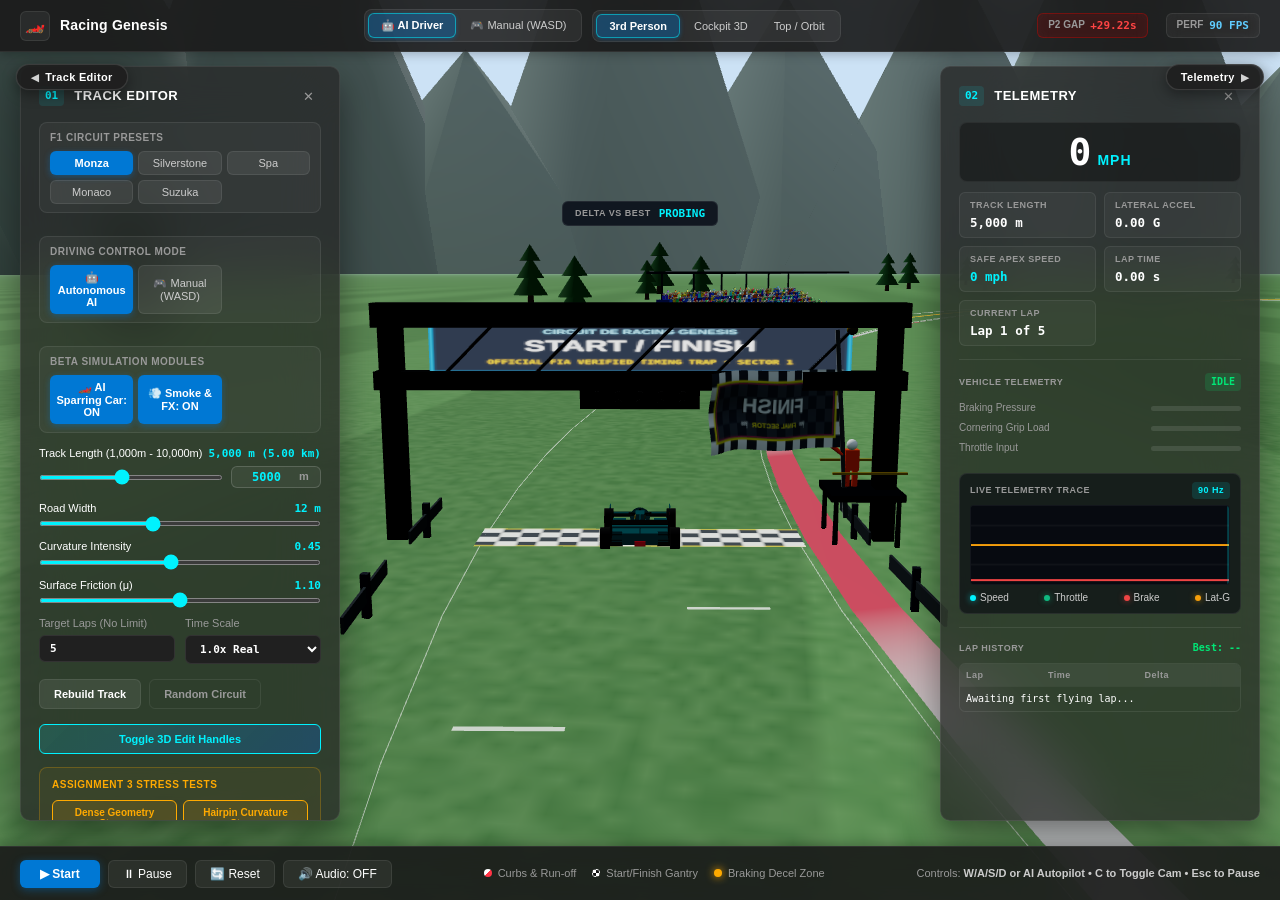
<file: index.html>
<!DOCTYPE html>
<html lang="en">
<head>
    <meta charset="UTF-8">
    <meta name="viewport" content="width=device-width, initial-scale=1.0">
    <title>Racing Genesis 2.0</title>
    <meta http-equiv="refresh" content="0; url=prototype/index.html">
</head>
<body>
    <p>Launching Racing Genesis 2.0...</p>
    <a href="prototype/index.html">Click here to launch the game</a>
</body>
</html>
</file>
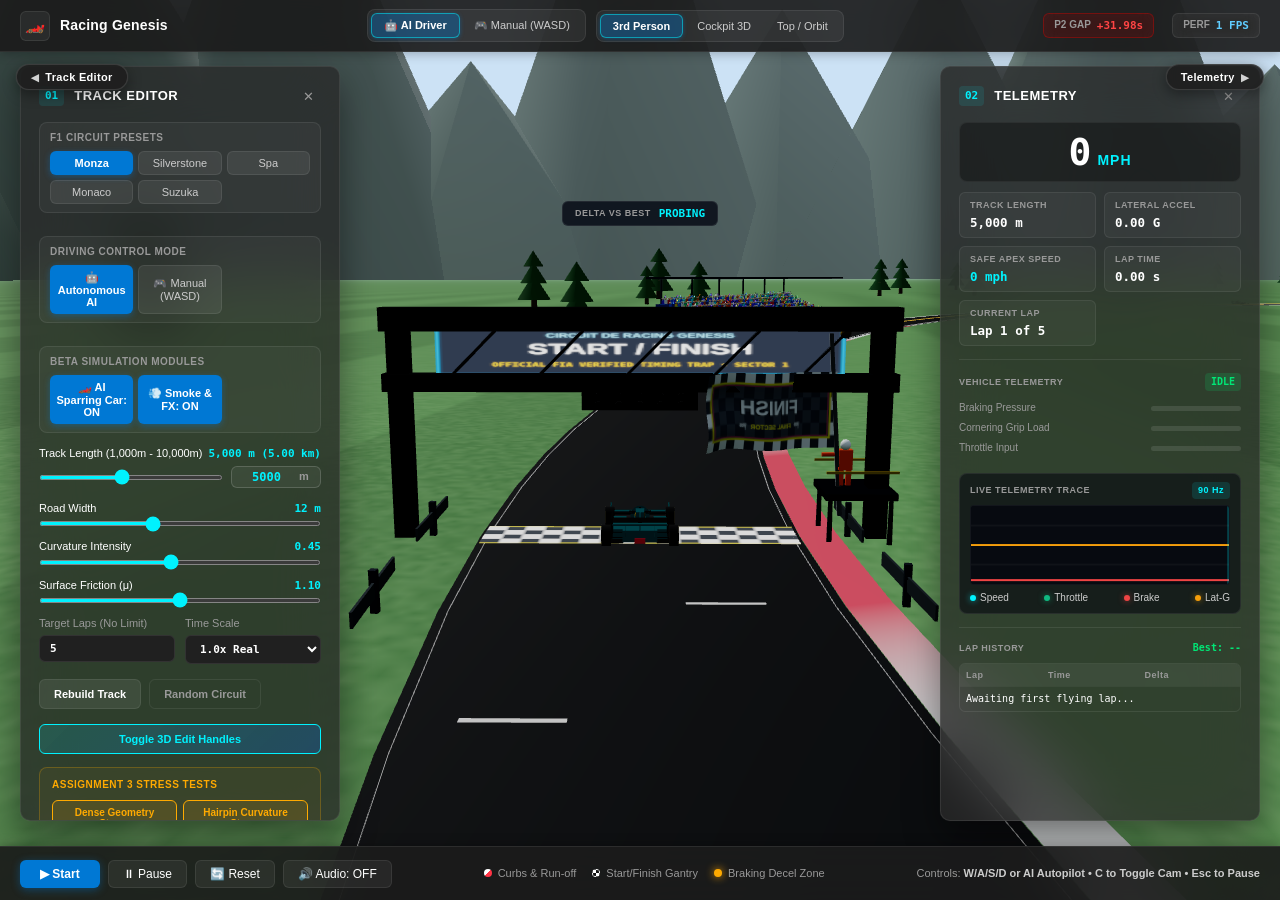
<file: prototype/index.html>
<!doctype html>
<html lang="en">
  <head>
    <meta charset="UTF-8" />
    <meta name="viewport" content="width=device-width, initial-scale=1.0" />
    <meta http-equiv="Cache-Control" content="no-cache, no-store, must-revalidate" />
    <meta http-equiv="Pragma" content="no-cache" />
    <meta http-equiv="Expires" content="0" />
    <meta name="theme-color" content="#070b14" />
    <title>Racing Genesis - F1 Pro Simulator (Beta Build v7.0)</title>
    <link rel="stylesheet" href="style.css?v=7.0" />
  </head>
  <body>
    <!-- 3D WebGL Canvas Layer -->
    <div id="webgl-container"></div>

    <!-- Floating Windows 11 Fluent Panel Toggle Buttons -->
    <button id="btnToggleLeft" class="win11-tab-toggle left" title="Toggle Track Editor Panel ([)">
      <span class="toggle-icon">◀</span> Track Editor
    </button>
    <button id="btnToggleRight" class="win11-tab-toggle right" title="Toggle Telemetry Panel (])">
      Telemetry <span class="toggle-icon">▶</span>
    </button>

    <!-- UI Overlay (Microsoft Windows Fluent Style) -->
    <div class="hud-overlay">
      <!-- Top Navigation Header (Windows 11 Fluent Title Bar) -->
      <header class="top-header win11-header">
        <div class="brand">
          <div class="logo-badge">🏎️</div>
          <div class="brand-info">
            <h1>Racing Genesis</h1>
          </div>
        </div>

        <div class="header-center">
          <div class="driver-mode-switcher win11-segmented" id="driverModeSwitcher">
            <button class="mode-btn active" data-mode="ai">🤖 AI Driver</button>
            <button class="mode-btn" data-mode="manual">🎮 Manual (WASD)</button>
          </div>
          <div class="camera-switcher win11-segmented">
            <button class="cam-btn active" data-cam="chase">3rd Person</button>
            <button class="cam-btn" data-cam="hood">Cockpit 3D</button>
            <button class="cam-btn" data-cam="orbit">Top / Orbit</button>
          </div>
        </div>

        <div class="header-right">
          <div class="pill-stat gap-stat" id="opponentGapPill" title="Delta to Sparring Car">
            <span class="stat-name">P2 GAP</span>
            <span class="stat-val highlight" id="opponentGapDisplay">+1.45s</span>
          </div>
          <div class="pill-stat fps-stat">
            <span class="stat-name">PERF</span>
            <span class="stat-val highlight" id="fpsDisplay">90 FPS</span>
          </div>
        </div>
      </header>

      <!-- Main HUD Body -->
      <div class="hud-body">
        <!-- Left Side: Procedural Track Configuration & Handle Editing -->
        <aside class="hud-panel left-panel" id="leftPanel">
          <div class="panel-header win11-panel-header">
            <div class="header-title-wrap">
              <span class="panel-tag">01</span>
              <h2>Track Editor</h2>
            </div>
            <button class="win11-icon-close" id="btnCloseLeft" title="Hide Panel">✕</button>
          </div>

          <!-- 5 F1 Circuit Presets -->
          <div class="f1-presets-section">
            <span class="f1-presets-title">F1 CIRCUIT PRESETS</span>
            <div class="f1-presets-grid" id="f1PresetContainer">
              <button class="f1-preset-pill active" data-preset="monza">Monza</button>
              <button class="f1-preset-pill" data-preset="silverstone">Silverstone</button>
              <button class="f1-preset-pill" data-preset="spa">Spa</button>
              <button class="f1-preset-pill" data-preset="monaco">Monaco</button>
              <button class="f1-preset-pill" data-preset="suzuka">Suzuka</button>
            </div>
          </div>

          <!-- Driver Control Mode Toggle -->
          <div class="f1-presets-section" style="margin-top: 10px;">
            <span class="f1-presets-title">DRIVING CONTROL MODE</span>
            <div class="f1-presets-grid" id="panelDriverModeGrid">
              <button class="f1-preset-pill active" data-mode="ai">🤖 Autonomous AI</button>
              <button class="f1-preset-pill" data-mode="manual">🎮 Manual (WASD)</button>
            </div>
          </div>

          <!-- Beta Multi-Car & Visual FX Toggles -->
          <div class="f1-presets-section" style="margin-top: 10px;">
            <span class="f1-presets-title">BETA SIMULATION MODULES</span>
            <div class="f1-presets-grid">
              <button class="f1-preset-pill active" id="btnToggleOpponent">🏎️ AI Sparring Car: ON</button>
              <button class="f1-preset-pill active" id="btnToggleFX">💨 Smoke &amp; FX: ON</button>
            </div>
          </div>

          <div class="slider-group">
            <div class="slider-label">
              <span>Track Length (1,000m - 10,000m)</span>
              <output id="scaleOut">5,000 m</output>
            </div>
            <div class="track-length-row">
              <input id="scaleSlider" type="range" min="1000" max="10000" step="50" value="5000" />
              <div class="length-input-wrap">
                <input id="lengthInput" type="number" min="1000" max="10000" step="50" value="5000" />
                <span class="length-unit-tag">m</span>
              </div>
            </div>
          </div>

          <div class="slider-group">
            <div class="slider-label">
              <span>Road Width</span>
              <output id="widthOut">12 m</output>
            </div>
            <input id="widthSlider" type="range" min="8" max="18" step="1" value="12" />
          </div>

          <div class="slider-group">
            <div class="slider-label">
              <span>Curvature Intensity</span>
              <output id="curveOut">0.45</output>
            </div>
            <input id="curveSlider" type="range" min="0.10" max="0.85" step="0.05" value="0.45" />
          </div>

          <div class="slider-group">
            <div class="slider-label">
              <span>Surface Friction (&mu;)</span>
              <output id="gripOut">1.10</output>
            </div>
            <input id="gripSlider" type="range" min="0.55" max="1.65" step="0.05" value="1.10" />
          </div>

          <div class="compact-controls">
            <div class="input-box">
              <label for="lapInput">Target Laps (No Limit)</label>
              <input id="lapInput" type="number" min="1" step="1" value="5" placeholder="Min 1" />
            </div>
            <div class="select-box">
              <label for="speedSelect">Time Scale</label>
              <select id="speedSelect">
                <option value="1" selected>1.0x Real</option>
                <option value="2">2.0x Fast</option>
                <option value="4">4.0x Turbo</option>
                <option value="10">10.0x Warp</option>
              </select>
            </div>
          </div>

          <div class="btn-group">
            <button id="btnRebuild" class="btn btn-secondary">Rebuild Track</button>
            <button id="btnRandomize" class="btn btn-outline">Random Circuit</button>
          </div>

          <div class="btn-group">
            <button id="btnEditHandles" class="btn btn-special">Toggle 3D Edit Handles</button>
          </div>

          <!-- Assignment 3 Stress Testing Controls -->
          <div class="stress-panel">
            <div class="stress-header">
              <span class="stress-title">ASSIGNMENT 3 STRESS TESTS</span>
            </div>
            <div class="stress-actions">
              <button id="btnStressGeom" class="btn btn-warning">Dense Geometry Stress</button>
              <button id="btnStressCurve" class="btn btn-warning">Hairpin Curvature Stress</button>
            </div>
            <p class="stress-note">Tests limits of 120Hz physics &amp; 3D ribbon geometry stability under extreme curvature and sample loads.</p>
          </div>
        </aside>

        <!-- Center: Dynamic Driver HUD Overlay -->
        <div class="center-hud">
          <!-- Official F1 5-Light Starting Gantry HUD Overlay -->
          <div class="f1-start-lights-overlay" id="f1StartLightsOverlay">
            <div class="lights-housing">
              <div class="light-pod" id="hudPod0"><span class="bulb"></span><span class="bulb"></span></div>
              <div class="light-pod" id="hudPod1"><span class="bulb"></span><span class="bulb"></span></div>
              <div class="light-pod" id="hudPod2"><span class="bulb"></span><span class="bulb"></span></div>
              <div class="light-pod" id="hudPod3"><span class="bulb"></span><span class="bulb"></span></div>
              <div class="light-pod" id="hudPod4"><span class="bulb"></span><span class="bulb"></span></div>
            </div>
            <div class="start-lights-label" id="f1StartLightsLabel">GRID FORMING</div>
          </div>

          <div class="braking-warning" id="brakingWarning">
            <span class="warning-icon">&#9888;</span> THRESHOLD BRAKING ACTIVE
          </div>

          <div class="delta-badge" id="liveDeltaBadge">
            <span class="delta-label">DELTA VS BEST</span>
            <span class="delta-val" id="liveDeltaVal">PROBING</span>
          </div>

          <div class="handle-notice" id="handleNotice">
            <span>3D EDIT MODE: Tap/hold cyan dots to drag and sculpt track &bull; Pinch to scale</span>
          </div>
        </div>

        <!-- Right Side: Live Vehicle Telemetry (Essentials Only) -->
        <aside class="hud-panel right-panel" id="rightPanel">
          <div class="panel-header win11-panel-header">
            <div class="header-title-wrap">
              <span class="panel-tag">02</span>
              <h2>Telemetry</h2>
            </div>
            <button class="win11-icon-close" id="btnCloseRight" title="Hide Panel">✕</button>
          </div>

          <!-- Speed Cluster -->
          <div class="speed-cluster">
            <div class="speed-main">
              <span class="speed-value" id="speedDisplay">0</span>
              <span class="speed-unit">MPH</span>
            </div>
            <div class="sub-gauges">
              <div class="sub-gauge-item">
                <span class="sub-label">TRACK LENGTH</span>
                <span class="sub-value green" id="trackLengthDisplay">5,000 m</span>
              </div>
              <div class="sub-gauge-item">
                <span class="sub-label">LATERAL ACCEL</span>
                <span class="sub-value" id="lateralGDisplay">0.00 G</span>
              </div>
              <div class="sub-gauge-item">
                <span class="sub-label">SAFE APEX SPEED</span>
                <span class="sub-value cyan" id="targetSpeedDisplay">0 mph</span>
              </div>
              <div class="sub-gauge-item">
                <span class="sub-label">LAP TIME</span>
                <span class="sub-value" id="lapTimeDisplay">0.00 s</span>
              </div>
              <div class="sub-gauge-item">
                <span class="sub-label">CURRENT LAP</span>
                <span class="sub-value" id="lapCountDisplay">Lap 1 of 5</span>
              </div>
            </div>
          </div>

          <div class="panel-divider"></div>

          <!-- Vehicle Inputs & Live Telemetry -->
          <div class="strategy-box">
            <div class="strat-title-row">
              <span class="sub-label">VEHICLE TELEMETRY</span>
              <span class="strat-badge" id="aiStateDisplay">IDLE</span>
            </div>
            <div class="strat-meters">
              <div class="meter-row">
                <span id="meter1Label">Braking Pressure</span>
                <div class="meter-bg"><div class="meter-bar bar-amber" id="brakeMeter" style="width: 0%;"></div></div>
              </div>
              <div class="meter-row">
                <span id="meter2Label">Cornering Grip Load</span>
                <div class="meter-bg"><div class="meter-bar bar-cyan" id="apexMeter" style="width: 50%;"></div></div>
              </div>
              <div class="meter-row">
                <span id="meter3Label">Throttle Input</span>
                <div class="meter-bg"><div class="meter-bar bar-green" id="throttleMeter" style="width: 0%;"></div></div>
              </div>
            </div>

            <!-- Beta Live Telemetry Oscillogram Graph -->
            <div class="telemetry-graph-card">
              <div class="telemetry-graph-header">
                <span class="sub-label">LIVE TELEMETRY TRACE</span>
                <span class="graph-rate-tag">90 Hz</span>
              </div>
              <canvas id="telemetryGraphCanvas" width="280" height="80"></canvas>
              <div class="graph-legend-row">
                <span class="leg-item leg-spd"><span class="leg-dot spd-dot"></span>Speed</span>
                <span class="leg-item leg-thr"><span class="leg-dot thr-dot"></span>Throttle</span>
                <span class="leg-item leg-brk"><span class="leg-dot brk-dot"></span>Brake</span>
                <span class="leg-item leg-lat"><span class="leg-dot lat-dot"></span>Lat-G</span>
              </div>
            </div>
          </div>

          <div class="panel-divider"></div>

          <!-- Lap History Table -->
          <div class="lap-history-box">
            <div class="history-header">
              <span class="sub-label">LAP HISTORY</span>
              <span class="fastest-lap-tag" id="fastestLapTag">Best: --</span>
            </div>
            <div class="table-scroll">
              <table class="history-table">
                <thead>
                  <tr>
                    <th>Lap</th>
                    <th>Time</th>
                    <th>Delta</th>
                  </tr>
                </thead>
                <tbody id="lapTableBody">
                  <tr class="empty-row"><td colspan="3">Awaiting first flying lap...</td></tr>
                </tbody>
              </table>
            </div>
          </div>
        </aside>
      </div>

      <!-- Bottom Playback Dock (Windows 11 Fluent Command Bar) -->
      <footer class="bottom-dock win11-dock">
        <div class="dock-actions win11-command-bar">
          <button id="btnStart" class="btn btn-primary win11-primary-btn">▶ Start</button>
          <button id="btnPause" class="btn btn-secondary win11-btn">⏸ Pause</button>
          <button id="btnReset" class="btn btn-secondary win11-btn">🔄 Reset</button>
          <button id="btnAudio" class="btn btn-outline win11-btn">🔊 Audio: OFF</button>
        </div>

        <div class="dock-legend win11-legend">
          <div class="legend-item"><span class="legend-dot red-white"></span> Curbs &amp; Run-off</div>
          <div class="legend-item"><span class="legend-dot checkered"></span> Start/Finish Gantry</div>
          <div class="legend-item"><span class="legend-dot amber"></span> Braking Decel Zone</div>
        </div>

        <div class="dock-instructions win11-instructions">
          <span>Controls: <b>W/A/S/D or AI Autopilot &bull; C to Toggle Cam &bull; Esc to Pause</b></span>
        </div>
      </footer>
    </div>

    <!-- ======================================================================
         MVP 2.0 In-Simulation Modals: Pause Screen & Checkered Flag Finish
         ====================================================================== -->

    <!-- 1. Pause State: In-Race Pause Modal (Triggered via Esc key or Pause button) -->
    <div id="pauseModal" class="game-modal-backdrop">
      <div class="game-modal-card win11-glass-panel pause-card">
        <div class="modal-header">
          <div class="brand-pill amber">SIMULATION PAUSED</div>
          <h2>⏸️ RACE PAUSED</h2>
          <p class="subtitle">Press <b>Esc</b> or click Resume to continue</p>
        </div>

        <div class="modal-body pause-body">
          <div class="controls-guide">
            <div class="ctrl-row"><span>Accelerate / Brake:</span> <b>W / S or Up / Down</b></div>
            <div class="ctrl-row"><span>Steer Left / Right:</span> <b>A / D or Left / Right</b></div>
            <div class="ctrl-row"><span>Driver Mode:</span> <b>AI Autopilot / Manual (Toggle in Header)</b></div>
            <div class="ctrl-row"><span>Camera Toggle:</span> <b>C Key (Cockpit &harr; Chase)</b></div>
            <div class="ctrl-row"><span>Audio Toggle:</span> <b>M Key</b></div>
          </div>
        </div>

        <div class="modal-footer pause-footer">
          <button id="btnResumeRace" class="btn-hero-launch win11-primary-btn">▶ Resume Race</button>
          <button id="btnRestartRace" class="btn-hero-sandbox win11-btn">🔄 Restart Session</button>
        </div>
      </div>
    </div>

    <!-- 2. End State: Session Complete / Checkered Flag Screen -->
    <div id="finishModal" class="game-modal-backdrop">
      <div class="game-modal-card win11-glass-panel finish-card">
        <div class="modal-header">
          <div class="brand-pill green">SESSION COMPLETE</div>
          <h2>🏁 CHECKERED FLAG!</h2>
          <p class="subtitle" id="finishSubTitle">Race Finished &bull; Telemetry Summary</p>
        </div>

        <div class="modal-body finish-body">
          <!-- Big Results Metrics Cards -->
          <div class="results-grid">
            <div class="result-card">
              <span class="card-label">BEST LAP</span>
              <span class="card-value purple" id="resBestLap">--:--</span>
            </div>
            <div class="result-card">
              <span class="card-label">TOTAL TIME</span>
              <span class="card-value" id="resTotalTime">--:--</span>
            </div>
            <div class="result-card">
              <span class="card-label">TOP SPEED</span>
              <span class="card-value cyan" id="resTopSpeed">0 mph</span>
            </div>
            <div class="result-card">
              <span class="card-label">MAX LATERAL G</span>
              <span class="card-value amber" id="resMaxG">0.0 G</span>
            </div>
          </div>

          <!-- Lap Comparison Breakdown -->
          <div class="finish-table-wrap">
            <span class="table-title">OFFICIAL LAP TIMES</span>
            <table class="history-table finish-table">
              <thead>
                <tr>
                  <th>Lap</th>
                  <th>Time</th>
                  <th>Delta</th>
                  <th>Strategy</th>
                  <th>Clean Status</th>
                </tr>
              </thead>
              <tbody id="finishTableBody">
                <!-- Dynamically populated -->
              </tbody>
            </table>
          </div>
        </div>

        <div class="modal-footer finish-footer">
          <button id="btnFinishRestart" class="btn-hero-launch win11-primary-btn">🔄 Race Again</button>
          <button id="btnFinishSandbox" class="btn-hero-sandbox win11-btn">📐 Track Sculptor Sandbox</button>
        </div>
      </div>
    </div>

    <!-- Application Script (ES Module with cache-busting) -->
    <script type="module" src="app.js?v=7.0"></script>
  </body>
</html>
</file>
<file: prototype/style.css>
/* Racing Genesis 3D - Assignment 3 MVP Stylesheet (Microsoft Windows Fluent Style) */
:root {
  --win11-bg: rgba(30, 30, 30, 0.88);
  --win11-bg-solid: #202020;
  --win11-card: rgba(42, 42, 42, 0.78);
  --win11-border: rgba(255, 255, 255, 0.08);
  --win11-border-bright: rgba(255, 255, 255, 0.16);
  --win11-accent: #0078d4;
  --win11-accent-hover: #1084d8;
  --win11-accent-pressed: #0067b8;
  --win11-accent-glow: rgba(0, 120, 212, 0.35);
  --win11-text: #ffffff;
  --win11-text-secondary: #cccccc;
  --win11-text-tertiary: #999999;
  --win11-font: "Segoe UI Variable", "Segoe UI", -apple-system, BlinkMacSystemFont, "SF Pro Text", Roboto, sans-serif;
  --font-mono: "Cascadia Code", "SF Mono", "Segoe UI Mono", monospace;

  /* Legacy aliases for compatibility */
  --bg-primary: #121418;
  --panel-bg: var(--win11-bg);
  --panel-bg-solid: var(--win11-bg-solid);
  --panel-border: var(--win11-border);
  --panel-border-bright: var(--win11-border-bright);
  --text-main: var(--win11-text);
  --text-muted: var(--win11-text-tertiary);
  --accent-cyan: #00f2fe;
  --accent-amber: #ffaa00;
  --accent-red: #ff3344;
  --accent-green: #00e676;
  --accent-blue: #0078d4;
  --font-family: var(--win11-font);
}

* {
  box-sizing: border-box;
  margin: 0;
  padding: 0;
  user-select: none;
}

html, body {
  width: 100%;
  height: 100%;
  overflow: hidden;
  background-color: #0c0f14;
  color: var(--win11-text);
  font-family: var(--win11-font);
  font-size: 13px;
  line-height: 1.4;
}

/* 3D WebGL Background Container */
#webgl-container {
  position: absolute;
  top: 0;
  left: 0;
  width: 100%;
  height: 100%;
  z-index: 1;
}

#webgl-container canvas {
  width: 100% !important;
  height: 100% !important;
  display: block;
}

/* Floating Windows 11 Panel Toggle Tabs (Choose to open/close when not needed!) */
.win11-tab-toggle {
  position: fixed;
  top: 64px;
  z-index: 999;
  background: rgba(30, 30, 30, 0.9);
  backdrop-filter: blur(24px) saturate(150%);
  color: #ffffff;
  border: 1px solid rgba(255, 255, 255, 0.12);
  border-radius: 20px;
  padding: 6px 14px;
  font-family: var(--win11-font);
  font-size: 11px;
  font-weight: 600;
  letter-spacing: 0.3px;
  cursor: pointer;
  box-shadow: 0 4px 14px rgba(0, 0, 0, 0.4), 0 0 1px rgba(255, 255, 255, 0.2);
  transition: all 0.2s cubic-bezier(0.16, 1, 0.3, 1);
  pointer-events: auto !important;
  display: flex;
  align-items: center;
  gap: 6px;
}

.win11-tab-toggle:hover {
  background: rgba(45, 45, 45, 0.98);
  border-color: rgba(255, 255, 255, 0.25);
  transform: translateY(-1px);
  box-shadow: 0 6px 18px rgba(0, 0, 0, 0.5);
}

.win11-tab-toggle.left { left: 16px; }
.win11-tab-toggle.right { right: 16px; }

.toggle-icon {
  font-size: 10px;
  opacity: 0.8;
}

/* Floating HUD Overlay */
.hud-overlay {
  position: absolute;
  top: 0;
  left: 0;
  width: 100%;
  height: 100%;
  z-index: 10;
  pointer-events: none;
  display: flex;
  flex-direction: column;
  justify-content: space-between;
}

/* Re-enable pointer events on all UI components */
.top-header,
.hud-panel,
.bottom-dock,
.camera-switcher,
.cam-btn,
.btn,
button,
input,
select {
  pointer-events: auto !important;
}

/* Windows 11 Title Bar Navigation Header */
.top-header.win11-header {
  display: flex;
  justify-content: space-between;
  align-items: center;
  padding: 0 20px;
  height: 52px;
  background: rgba(28, 28, 28, 0.92);
  backdrop-filter: blur(28px) saturate(150%);
  border-bottom: 1px solid rgba(255, 255, 255, 0.08);
  box-shadow: 0 2px 10px rgba(0, 0, 0, 0.25);
}

.brand {
  display: flex;
  align-items: center;
  gap: 10px;
}

.logo-badge {
  width: 30px;
  height: 30px;
  background: rgba(255, 255, 255, 0.06);
  border: 1px solid rgba(255, 255, 255, 0.08);
  font-size: 16px;
  border-radius: 6px;
  display: flex;
  align-items: center;
  justify-content: center;
}

.brand-info h1 {
  font-size: 14px;
  font-weight: 600;
  letter-spacing: 0.2px;
  color: #ffffff;
}

.brand-info p {
  font-size: 11px;
  color: var(--win11-text-tertiary);
}

.win11-version-badge {
  font-size: 10px;
  font-weight: 700;
  background: rgba(0, 120, 212, 0.16);
  color: #60cdff;
  padding: 1px 6px;
  border-radius: 4px;
  border: 1px solid rgba(96, 205, 255, 0.3);
  margin-left: 6px;
  vertical-align: middle;
}

/* Camera Switcher: Windows 11 Segmented Pill Control */
.header-center {
  display: flex;
  align-items: center;
  gap: 10px;
}

.win11-segmented {
  background: rgba(255, 255, 255, 0.06);
  border: 1px solid rgba(255, 255, 255, 0.08);
  border-radius: 8px;
  padding: 3px;
  display: flex;
  align-items: center;
  gap: 2px;
}

.win11-segmented .cam-btn,
.win11-segmented .mode-btn {
  background: transparent;
  color: var(--win11-text-secondary);
  border: none;
  border-radius: 6px;
  padding: 5px 12px;
  font-size: 11px;
  font-weight: 500;
  font-family: var(--win11-font);
  cursor: pointer;
  transition: all 0.16s ease;
}

.win11-segmented .cam-btn:hover,
.win11-segmented .mode-btn:hover {
  background: rgba(255, 255, 255, 0.08);
  color: #ffffff;
}

.win11-segmented .cam-btn.active,
.win11-segmented .mode-btn.active {
  background: rgba(0, 120, 212, 0.35);
  border: 1px solid rgba(0, 242, 254, 0.5);
  color: #ffffff;
  font-weight: 600;
  box-shadow: 0 1px 4px rgba(0, 120, 212, 0.4);
}

/* Header Right Indicators */
.header-right {
  display: flex;
  align-items: center;
  gap: 10px;
}

.pill-stat {
  background: rgba(255, 255, 255, 0.06);
  backdrop-filter: blur(8px);
  border: 1px solid var(--win11-border);
  border-radius: 6px;
  padding: 4px 10px;
  display: flex;
  align-items: center;
  gap: 6px;
  font-size: 11px;
}

.fps-stat .stat-val {
  color: #00e676;
  font-weight: 700;
}

.stat-name {
  color: var(--win11-text-tertiary);
  font-size: 10px;
  font-weight: 700;
}

.stat-val {
  font-weight: 600;
  font-family: var(--font-mono);
}

.stat-val.highlight {
  color: #60cdff;
}

.status-badge {
  background: rgba(255, 255, 255, 0.06);
  border: 1px solid var(--win11-border);
  border-radius: 6px;
  padding: 4px 10px;
  display: flex;
  align-items: center;
  gap: 6px;
  font-weight: 600;
  font-size: 11px;
}

.indicator-dot {
  width: 7px;
  height: 7px;
  border-radius: 50%;
  background-color: #00e676;
}

.indicator-dot.pulse {
  box-shadow: 0 0 8px #00e676;
  animation: pulse-glow 1.5s infinite;
}

@keyframes pulse-glow {
  0% { transform: scale(0.95); opacity: 0.8; }
  50% { transform: scale(1.15); opacity: 1; }
  100% { transform: scale(0.95); opacity: 0.8; }
}

/* Main HUD Body with Left & Right Panels */
.hud-body {
  display: flex;
  justify-content: space-between;
  padding: 14px 20px 0 20px;
  flex: 1;
  pointer-events: none;
  overflow: hidden;
}

/* Glassmorphism Side Panels (Windows 11 Fluent) */
.hud-panel {
  width: 320px;
  background: var(--win11-card);
  backdrop-filter: blur(28px) saturate(150%);
  border: 1px solid var(--win11-border);
  border-radius: 10px;
  padding: 16px 18px;
  display: flex;
  flex-direction: column;
  gap: 13px;
  box-shadow: 0 16px 36px rgba(0, 0, 0, 0.45), 0 0 1px rgba(255, 255, 255, 0.15);
  max-height: calc(100vh - 145px);
  overflow-y: auto;
  pointer-events: auto;
  transition: transform 0.35s cubic-bezier(0.1, 0.9, 0.2, 1), opacity 0.25s ease;
}

/* Smooth Slide Collapse when Panels are closed by User */
.left-panel.collapsed {
  transform: translateX(calc(-100% - 40px)) !important;
  opacity: 0 !important;
  pointer-events: none !important;
}

.right-panel.collapsed {
  transform: translateX(calc(100% + 40px)) !important;
  opacity: 0 !important;
  pointer-events: none !important;
}

.win11-panel-header {
  display: flex;
  justify-content: space-between;
  align-items: center;
  width: 100%;
}

.header-title-wrap {
  display: flex;
  align-items: center;
  gap: 10px;
}

.win11-icon-close {
  background: transparent;
  border: none;
  color: var(--win11-text-tertiary);
  font-size: 13px;
  width: 26px;
  height: 26px;
  border-radius: 6px;
  cursor: pointer;
  display: flex;
  align-items: center;
  justify-content: center;
  transition: all 0.15s ease;
}

.win11-icon-close:hover {
  background: rgba(255, 255, 255, 0.12);
  color: #ffffff;
}

.panel-header {
  display: flex;
  align-items: center;
  gap: 10px;
}

.panel-tag {
  font-size: 11px;
  font-family: var(--font-mono);
  color: var(--accent-cyan);
  font-weight: 800;
  background: rgba(0, 242, 254, 0.1);
  padding: 2px 6px;
  border-radius: 4px;
}

.panel-header h2 {
  font-size: 13px;
  font-weight: 700;
  text-transform: uppercase;
  letter-spacing: 0.5px;
}

/* F1 Circuit Presets */
.f1-presets-section {
  display: flex;
  flex-direction: column;
  gap: 6px;
  background: rgba(255, 255, 255, 0.04);
  padding: 8px 10px;
  border-radius: 8px;
  border: 1px solid var(--win11-border);
}

.f1-presets-title {
  font-size: 10px;
  font-weight: 700;
  color: var(--win11-text-tertiary);
  letter-spacing: 0.5px;
}

.f1-presets-grid {
  display: grid;
  grid-template-columns: repeat(3, 1fr);
  gap: 5px;
}

.f1-preset-pill {
  background: rgba(255, 255, 255, 0.07);
  color: var(--win11-text-secondary);
  border: 1px solid var(--win11-border);
  border-radius: 6px;
  padding: 5px 4px;
  font-family: var(--win11-font);
  font-size: 11px;
  font-weight: 500;
  cursor: pointer;
  text-align: center;
  transition: all 0.16s ease;
}

.f1-preset-pill:hover {
  background: rgba(255, 255, 255, 0.14);
  color: #ffffff;
  border-color: rgba(255, 255, 255, 0.25);
}

.f1-preset-pill.active {
  background: var(--win11-accent);
  color: #ffffff;
  border-color: transparent;
  font-weight: 600;
  box-shadow: 0 2px 6px rgba(0, 120, 212, 0.4);
}

/* Slider Groups */
.slider-group {
  display: flex;
  flex-direction: column;
  gap: 5px;
}

.slider-label {
  display: flex;
  justify-content: space-between;
  font-size: 11px;
  font-weight: 500;
  color: var(--text-main);
}

.slider-label output {
  font-family: var(--font-mono);
  color: var(--accent-cyan);
  font-weight: 700;
}

.track-length-row {
  display: flex;
  align-items: center;
  gap: 8px;
}

.track-length-row input[type="range"] {
  flex: 1;
}

.length-input-wrap {
  display: flex;
  align-items: center;
  background: rgba(255, 255, 255, 0.05);
  border: 1px solid rgba(255, 255, 255, 0.16);
  border-radius: 6px;
  padding: 2px 6px;
  width: 90px;
  box-sizing: border-box;
}

.length-input-wrap:focus-within {
  border-color: var(--accent-cyan);
  box-shadow: 0 0 8px rgba(0, 240, 255, 0.25);
}

.length-input-wrap input[type="number"] {
  width: 58px;
  background: transparent;
  border: none;
  color: var(--accent-cyan);
  font-family: var(--font-mono);
  font-weight: 700;
  font-size: 12px;
  text-align: right;
  outline: none;
  padding: 0;
}

.length-unit-tag {
  color: var(--text-muted);
  font-size: 11px;
  font-weight: 600;
  margin-left: 3px;
  user-select: none;
}

input[type="range"] {
  width: 100%;
  accent-color: var(--accent-cyan);
  height: 5px;
  background: rgba(255, 255, 255, 0.12);
  border-radius: 3px;
  cursor: pointer;
}

.compact-controls {
  display: grid;
  grid-template-columns: 1fr 1fr;
  gap: 10px;
}

.select-box,
.input-box {
  display: flex;
  flex-direction: column;
  gap: 4px;
}

.select-box label,
.input-box label {
  font-size: 11px;
  color: var(--text-muted);
}

select,
input[type="number"] {
  background: var(--panel-bg-solid);
  color: var(--text-main);
  border: 1px solid var(--panel-border);
  padding: 6px 10px;
  border-radius: 6px;
  font-size: 11px;
  font-weight: 600;
  cursor: pointer;
  font-family: var(--font-mono);
  width: 100%;
}

select:focus,
input[type="number"]:focus {
  outline: none;
  border-color: var(--accent-cyan);
  box-shadow: 0 0 10px var(--accent-cyan-glow);
}

.btn-group {
  display: flex;
  gap: 8px;
  margin-top: 2px;
}

/* Buttons */
.btn {
  padding: 8px 14px;
  border-radius: 6px;
  font-size: 11px;
  font-weight: 700;
  cursor: pointer;
  border: 1px solid transparent;
  transition: all 0.2s ease;
  display: inline-flex;
  align-items: center;
  justify-content: center;
}

.btn-primary {
  background: var(--accent-cyan);
  color: #000;
  box-shadow: 0 0 16px var(--accent-cyan-glow);
}

.btn-primary:hover {
  background: #3ff6ff;
  box-shadow: 0 0 20px rgba(0, 242, 254, 0.6);
}

.btn-secondary {
  background: rgba(255, 255, 255, 0.08);
  color: var(--text-main);
  border-color: var(--panel-border);
}

.btn-secondary:hover {
  background: rgba(255, 255, 255, 0.14);
  border-color: var(--text-muted);
}

.btn-outline {
  background: transparent;
  color: var(--text-muted);
  border-color: var(--panel-border);
}

.btn-outline:hover {
  color: var(--text-main);
  border-color: var(--text-muted);
}

.btn-special {
  width: 100%;
  background: linear-gradient(135deg, rgba(0, 242, 254, 0.15), rgba(0, 114, 255, 0.25));
  border: 1px solid var(--accent-cyan);
  color: var(--accent-cyan);
}

.btn-special:hover {
  background: linear-gradient(135deg, rgba(0, 242, 254, 0.3), rgba(0, 114, 255, 0.4));
  box-shadow: 0 0 12px var(--accent-cyan-glow);
}

.btn-special.active {
  background: var(--accent-cyan);
  color: #000;
  font-weight: 800;
}

.btn-warning {
  background: rgba(255, 170, 0, 0.12);
  border: 1px solid var(--accent-amber);
  color: var(--accent-amber);
  font-size: 10px;
  padding: 6px 10px;
}

.btn-warning:hover {
  background: rgba(255, 170, 0, 0.25);
  box-shadow: 0 0 10px var(--accent-amber-glow);
}

.btn-large {
  padding: 9px 20px;
  font-size: 12px;
}

/* Stress Testing Section */
.stress-panel {
  background: rgba(255, 170, 0, 0.05);
  border: 1px solid rgba(255, 170, 0, 0.25);
  border-radius: 8px;
  padding: 10px 12px;
  display: flex;
  flex-direction: column;
  gap: 8px;
}

.stress-header {
  display: flex;
  justify-content: space-between;
  align-items: center;
}

.stress-title {
  font-size: 10px;
  font-weight: 800;
  color: var(--accent-amber);
  letter-spacing: 0.5px;
}

.stress-actions {
  display: flex;
  gap: 6px;
}

.stress-actions button {
  flex: 1;
}

.stress-note {
  font-size: 10px;
  color: var(--text-muted);
  line-height: 1.3;
}

/* Center Driver HUD */
.center-hud {
  display: flex;
  flex-direction: column;
  align-items: center;
  margin-top: 10px;
  gap: 8px;
  pointer-events: none;
}

.ai-state-banner {
  background: rgba(12, 18, 28, 0.88);
  backdrop-filter: blur(12px);
  border: 1px solid var(--panel-border);
  border-radius: 8px;
  padding: 6px 16px;
  text-align: center;
  display: flex;
  flex-direction: column;
  gap: 2px;
  box-shadow: 0 6px 20px rgba(0, 0, 0, 0.4);
}

.banner-sub {
  font-size: 9px;
  font-weight: 800;
  letter-spacing: 1px;
  color: var(--text-muted);
}

.banner-title {
  font-size: 14px;
  font-weight: 800;
  font-family: var(--font-mono);
  color: var(--accent-cyan);
  letter-spacing: 0.5px;
}

/* F1 Starting Lights Gantry HUD Overlay */
.f1-start-lights-overlay {
  background: rgba(10, 14, 22, 0.94);
  border: 1px solid rgba(255, 255, 255, 0.2);
  box-shadow: 0 12px 36px rgba(0, 0, 0, 0.8), 0 0 20px rgba(0, 120, 212, 0.25);
  backdrop-filter: blur(14px);
  padding: 10px 18px;
  border-radius: 10px;
  display: flex;
  flex-direction: column;
  align-items: center;
  gap: 8px;
  opacity: 0;
  pointer-events: none;
  transform: translateY(-8px) scale(0.96);
  transition: opacity 0.22s ease, transform 0.22s ease;
  margin-bottom: 8px;
}

.f1-start-lights-overlay.visible {
  opacity: 1;
  pointer-events: auto;
  transform: translateY(0) scale(1);
}

.lights-housing {
  display: flex;
  gap: 12px;
  background: #06090e;
  border: 2px solid #202838;
  padding: 8px 14px;
  border-radius: 8px;
  box-shadow: inset 0 2px 6px rgba(0, 0, 0, 0.9);
}

.light-pod {
  display: flex;
  flex-direction: column;
  gap: 6px;
  align-items: center;
}

.light-pod .bulb {
  width: 18px;
  height: 18px;
  border-radius: 50%;
  background: #141b24;
  border: 1px solid #283446;
  box-shadow: inset 0 2px 4px rgba(0, 0, 0, 0.85);
  transition: background 0.08s ease, box-shadow 0.08s ease, border-color 0.08s ease;
}

.light-pod.active-red .bulb {
  background: #ff1744;
  border-color: #ff80ab;
  box-shadow: 0 0 16px #ff1744, 0 0 32px #ff1744;
}

.light-pod.active-green .bulb {
  background: #00e676;
  border-color: #b9f6ca;
  box-shadow: 0 0 18px #00e676, 0 0 36px #00e676;
}

.start-lights-label {
  font-family: var(--font-primary, -apple-system, sans-serif);
  font-size: 12px;
  font-weight: 800;
  letter-spacing: 2px;
  color: #ffffff;
  text-transform: uppercase;
  text-shadow: 0 2px 8px rgba(0, 0, 0, 0.8);
}

.braking-warning {
  background: rgba(255, 51, 68, 0.2);
  border: 1px solid var(--accent-red);
  color: var(--accent-red);
  padding: 4px 12px;
  border-radius: 6px;
  font-weight: 800;
  font-size: 10px;
  letter-spacing: 1px;
  display: none;
  animation: pulse-glow 0.8s infinite;
}

.braking-warning.visible {
  display: inline-flex;
  align-items: center;
  gap: 6px;
}

.handle-notice {
  background: rgba(0, 242, 254, 0.15);
  border: 1px solid var(--accent-cyan);
  color: var(--accent-cyan);
  padding: 4px 12px;
  border-radius: 6px;
  font-weight: 700;
  font-size: 10px;
  display: none;
}

.handle-notice.visible {
  display: block;
}

.delta-badge {
  background: rgba(12, 18, 28, 0.92);
  backdrop-filter: blur(12px);
  border: 1px solid var(--panel-border);
  border-radius: 6px;
  padding: 4px 12px;
  display: flex;
  align-items: center;
  gap: 8px;
  font-size: 11px;
}

.delta-label {
  font-size: 9px;
  font-weight: 800;
  color: var(--text-muted);
  letter-spacing: 0.5px;
}

.delta-val {
  font-family: var(--font-mono);
  font-weight: 800;
  color: var(--accent-cyan);
}

.delta-val.green {
  color: var(--accent-green);
  text-shadow: 0 0 8px rgba(0, 230, 118, 0.5);
}

.delta-val.red {
  color: var(--accent-red);
}

.bar-green {
  background: linear-gradient(90deg, #00b0ff, var(--accent-green));
}

/* Right Telemetry Panel */
.right-panel {
  width: 320px;
}

.speed-cluster {
  display: flex;
  flex-direction: column;
  gap: 10px;
}

.speed-main {
  display: flex;
  align-items: baseline;
  justify-content: center;
  gap: 6px;
  background: rgba(0, 0, 0, 0.35);
  border-radius: 8px;
  padding: 10px 0;
  border: 1px solid rgba(255, 255, 255, 0.06);
}

.speed-value {
  font-size: 38px;
  font-weight: 900;
  font-family: var(--font-mono);
  color: var(--text-main);
  line-height: 1;
}

.speed-unit {
  font-size: 14px;
  font-weight: 800;
  color: var(--accent-cyan);
  letter-spacing: 1px;
}

.sub-gauges {
  display: grid;
  grid-template-columns: 1fr 1fr;
  gap: 8px;
}

.sub-gauge-item {
  background: rgba(255, 255, 255, 0.04);
  border: 1px solid rgba(255, 255, 255, 0.07);
  border-radius: 6px;
  padding: 6px 10px;
  display: flex;
  flex-direction: column;
  gap: 2px;
}

.sub-label {
  font-size: 9px;
  font-weight: 800;
  letter-spacing: 0.5px;
  color: var(--text-muted);
}

.sub-value {
  font-size: 12.5px;
  font-weight: 700;
  font-family: var(--font-mono);
  color: var(--text-main);
}

.sub-value.cyan {
  color: var(--accent-cyan);
}

.panel-divider {
  height: 1px;
  background: var(--panel-border);
}

/* Strategy Box */
.strategy-box {
  display: flex;
  flex-direction: column;
  gap: 6px;
}

.strat-title-row {
  display: flex;
  justify-content: space-between;
  align-items: center;
}

.strat-badge {
  font-size: 10px;
  font-family: var(--font-mono);
  background: rgba(0, 230, 118, 0.15);
  color: var(--accent-green);
  padding: 2px 6px;
  border-radius: 4px;
  font-weight: 700;
}

.strategy-box h3 {
  font-size: 13px;
  font-weight: 700;
  color: var(--accent-cyan);
}

.strategy-box p {
  font-size: 11px;
  color: var(--text-muted);
}

.strat-meters {
  display: flex;
  flex-direction: column;
  gap: 6px;
  margin-top: 4px;
}

.meter-row {
  display: flex;
  justify-content: space-between;
  align-items: center;
  font-size: 10px;
  color: var(--text-muted);
}

.meter-bg {
  width: 90px;
  height: 5px;
  background: rgba(255, 255, 255, 0.1);
  border-radius: 3px;
  overflow: hidden;
}

.meter-bar {
  height: 100%;
}

.meter-bar.bar-amber { background-color: var(--accent-amber); }
.meter-bar.bar-cyan { background-color: var(--accent-cyan); }

/* Lap History */
.lap-history-box {
  display: flex;
  flex-direction: column;
  gap: 8px;
}

.history-header {
  display: flex;
  justify-content: space-between;
  align-items: center;
}

.fastest-lap-tag {
  font-size: 10px;
  font-family: var(--font-mono);
  color: var(--accent-green);
  font-weight: 700;
}

.table-scroll {
  max-height: 130px;
  overflow-y: auto;
  border: 1px solid var(--panel-border);
  border-radius: 6px;
}

.history-table {
  width: 100%;
  border-collapse: collapse;
  font-size: 11px;
}

.history-table th {
  background: rgba(255, 255, 255, 0.06);
  color: var(--text-muted);
  text-align: left;
  padding: 5px 6px;
  font-size: 9px;
  font-weight: 700;
  letter-spacing: 0.5px;
  position: sticky;
  top: 0;
}

.history-table td {
  padding: 5px 6px;
  border-top: 1px solid rgba(255, 255, 255, 0.05);
  font-family: var(--font-mono);
  font-size: 10px;
}

.no-data {
  text-align: center;
  color: var(--text-muted);
  font-family: var(--font-family) !important;
  font-style: italic;
  padding: 12px 6px !important;
}

.clean-flag {
  color: var(--text-muted);
  font-weight: 600;
}

.fastest-row {
  background: rgba(0, 230, 118, 0.08) !important;
}

.fastest-row td {
  color: #fff !important;
}

.pb-flag {
  color: #ffe600;
  font-weight: 800;
  text-shadow: 0 0 10px rgba(255, 230, 0, 0.6);
}

/* Bottom Playback Dock (Microsoft Windows 11 Command Bar Style) */
.bottom-dock.win11-dock {
  display: flex;
  justify-content: space-between;
  align-items: center;
  padding: 0 20px;
  height: 54px;
  background: rgba(28, 28, 28, 0.92);
  backdrop-filter: blur(28px) saturate(150%);
  border-top: 1px solid rgba(255, 255, 255, 0.08);
  box-shadow: 0 -2px 10px rgba(0, 0, 0, 0.25);
}

.dock-actions.win11-command-bar {
  display: flex;
  align-items: center;
  gap: 8px;
}

.win11-primary-btn {
  background: #0078d4 !important;
  color: #ffffff !important;
  border-radius: 6px !important;
  font-weight: 600 !important;
  padding: 7px 20px !important;
  box-shadow: 0 2px 8px rgba(0, 120, 212, 0.4) !important;
  border: none !important;
  font-family: var(--win11-font);
  font-size: 12px !important;
  cursor: pointer;
  transition: all 0.16s ease;
}

.win11-primary-btn:hover {
  background: #1084d8 !important;
  box-shadow: 0 4px 12px rgba(0, 120, 212, 0.5) !important;
}

.win11-btn {
  background: rgba(255, 255, 255, 0.06) !important;
  color: #ffffff !important;
  border: 1px solid rgba(255, 255, 255, 0.08) !important;
  border-radius: 6px !important;
  padding: 6px 14px !important;
  font-size: 12px !important;
  font-weight: 500 !important;
  font-family: var(--win11-font);
  cursor: pointer;
  transition: all 0.16s ease;
}

.win11-btn:hover {
  background: rgba(255, 255, 255, 0.12) !important;
}

.dock-legend.win11-legend {
  display: flex;
  gap: 16px;
}

.legend-item {
  display: flex;
  align-items: center;
  gap: 6px;
  font-size: 11px;
  color: var(--win11-text-tertiary);
}

.legend-dot {
  width: 8px;
  height: 8px;
  border-radius: 50%;
  display: inline-block;
}

.legend-dot.amber { background: var(--accent-amber); box-shadow: 0 0 8px var(--accent-amber); }
.legend-dot.red-white { background: linear-gradient(135deg, #fff 50%, #ff3344 50%); }
.legend-dot.checkered {
  background: repeating-conic-gradient(#111 0% 25%, #fff 0% 50%) 50% / 6px 6px;
  border: 1px solid rgba(255, 255, 255, 0.4);
}

.dock-instructions.win11-instructions {
  font-size: 11px;
  color: var(--win11-text-tertiary);
}

.dock-instructions.win11-instructions b {
  color: var(--win11-text-secondary);
}

/* ==========================================================================
   MVP 2.0 Game Loop Modals: Start Screen, Pause Screen, and Finish Screen
   ========================================================================== */

.game-modal-backdrop {
  position: fixed;
  inset: 0;
  background: rgba(7, 11, 20, 0.78);
  backdrop-filter: blur(16px);
  -webkit-backdrop-filter: blur(16px);
  display: flex;
  align-items: center;
  justify-content: center;
  z-index: 10000;
  opacity: 0;
  pointer-events: none;
  transition: opacity 0.3s cubic-bezier(0.16, 1, 0.3, 1);
}

.game-modal-backdrop.active {
  opacity: 1;
  pointer-events: auto;
}

.game-modal-card {
  width: 90%;
  max-width: 680px;
  background: rgba(18, 24, 38, 0.94);
  border: 1px solid rgba(0, 242, 254, 0.35);
  box-shadow: 0 24px 60px rgba(0, 0, 0, 0.8), 0 0 30px rgba(0, 242, 254, 0.15);
  border-radius: 14px;
  padding: 28px 32px;
  color: #fff;
  font-family: var(--win11-font);
  animation: modalScaleUp 0.3s cubic-bezier(0.16, 1, 0.3, 1);
  max-height: 90vh;
  overflow-y: auto;
}

@keyframes modalScaleUp {
  from { transform: scale(0.92); opacity: 0; }
  to { transform: scale(1); opacity: 1; }
}

.modal-header {
  text-align: center;
  margin-bottom: 22px;
  position: relative;
}

.brand-pill {
  display: inline-block;
  padding: 3px 12px;
  border-radius: 20px;
  font-size: 10px;
  font-weight: 800;
  letter-spacing: 1.2px;
  background: rgba(0, 242, 254, 0.15);
  color: var(--accent-cyan);
  border: 1px solid rgba(0, 242, 254, 0.4);
  margin-bottom: 8px;
}

.brand-pill.amber {
  background: rgba(255, 170, 0, 0.15);
  color: var(--accent-amber);
  border-color: rgba(255, 170, 0, 0.4);
}

.brand-pill.green {
  background: rgba(0, 230, 118, 0.15);
  color: var(--accent-green);
  border-color: rgba(0, 230, 118, 0.4);
}

.modal-header h2 {
  font-size: 24px;
  font-weight: 800;
  margin: 0 0 4px 0;
  letter-spacing: 0.8px;
  background: linear-gradient(135deg, #ffffff, #c2e2ff);
  -webkit-background-clip: text;
  -webkit-text-fill-color: transparent;
}

.modal-header .subtitle {
  font-size: 13px;
  color: var(--win11-text-secondary);
  margin: 0 0 4px 0;
}

.modal-header .course-tag {
  font-size: 11px;
  color: var(--win11-text-tertiary);
}

.config-section {
  margin-bottom: 18px;
}

.config-title {
  display: block;
  font-size: 11px;
  font-weight: 700;
  letter-spacing: 0.8px;
  color: var(--accent-cyan);
  margin-bottom: 8px;
}

.circuit-cards-grid {
  display: grid;
  grid-template-columns: repeat(auto-fit, minmax(115px, 1fr));
  gap: 8px;
}

.circuit-card {
  background: rgba(255, 255, 255, 0.04);
  border: 1px solid rgba(255, 255, 255, 0.1);
  border-radius: 8px;
  padding: 10px 8px;
  text-align: left;
  cursor: pointer;
  transition: all 0.16s ease;
  display: flex;
  flex-direction: column;
}

.circuit-card:hover {
  background: rgba(255, 255, 255, 0.08);
  border-color: var(--accent-cyan);
  transform: translateY(-2px);
}

.circuit-card.active {
  background: linear-gradient(135deg, rgba(0, 242, 254, 0.18), rgba(0, 114, 255, 0.25));
  border-color: var(--accent-cyan);
  box-shadow: 0 0 12px rgba(0, 242, 254, 0.3);
}

.circuit-card .circuit-name {
  font-size: 12px;
  font-weight: 700;
  color: #fff;
  margin-bottom: 2px;
}

.circuit-card .circuit-desc {
  font-size: 9px;
  color: var(--win11-text-tertiary);
  line-height: 1.2;
}

.config-row-split {
  display: grid;
  grid-template-columns: 1fr 1fr;
  gap: 16px;
  margin-bottom: 16px;
}

.segmented-pills {
  display: flex;
  gap: 6px;
}

.segmented-pills .pill-option {
  flex: 1;
  background: rgba(255, 255, 255, 0.04);
  border: 1px solid rgba(255, 255, 255, 0.1);
  color: var(--win11-text-secondary);
  border-radius: 6px;
  padding: 7px 6px;
  font-size: 11px;
  font-weight: 600;
  cursor: pointer;
  transition: all 0.15s ease;
  text-align: center;
}

.segmented-pills .pill-option:hover {
  background: rgba(255, 255, 255, 0.08);
  color: #fff;
}

.segmented-pills .pill-option.active {
  background: var(--win11-accent);
  color: #fff;
  border-color: var(--win11-accent);
  box-shadow: 0 2px 8px rgba(0, 120, 212, 0.4);
}

.modal-footer {
  display: flex;
  gap: 12px;
  margin-top: 24px;
}

.btn-hero-launch {
  flex: 2;
  padding: 12px 18px !important;
  font-size: 14px !important;
  font-weight: 700 !important;
  letter-spacing: 0.6px;
  border-radius: 8px !important;
  cursor: pointer;
}

.btn-hero-sandbox {
  flex: 1;
  padding: 12px 14px !important;
  font-size: 12px !important;
  border-radius: 8px !important;
  cursor: pointer;
}

.btn-hero-sandbox.danger {
  border-color: rgba(255, 23, 68, 0.4) !important;
  color: #ff5252 !important;
}

.btn-hero-sandbox.danger:hover {
  background: rgba(255, 23, 68, 0.18) !important;
}

/* Pause & Finish Specifics */
.pause-card {
  max-width: 480px;
}

.controls-guide {
  background: rgba(0, 0, 0, 0.35);
  border-radius: 8px;
  padding: 12px 16px;
  margin-bottom: 12px;
}

.ctrl-row {
  display: flex;
  justify-content: space-between;
  padding: 6px 0;
  border-bottom: 1px solid rgba(255, 255, 255, 0.06);
  font-size: 12px;
}

.ctrl-row:last-child {
  border-bottom: none;
}

.ctrl-row span {
  color: var(--win11-text-secondary);
}

.ctrl-row b {
  color: var(--accent-cyan);
}

/* Finish Results Grid */
.finish-card {
  max-width: 620px;
}

.results-grid {
  display: grid;
  grid-template-columns: repeat(4, 1fr);
  gap: 10px;
  margin-bottom: 18px;
}

.result-card {
  background: rgba(0, 0, 0, 0.4);
  border: 1px solid rgba(255, 255, 255, 0.08);
  border-radius: 8px;
  padding: 12px 8px;
  text-align: center;
}

.result-card .card-label {
  display: block;
  font-size: 10px;
  font-weight: 700;
  color: var(--win11-text-tertiary);
  margin-bottom: 4px;
}

.result-card .card-value {
  font-size: 18px;
  font-weight: 800;
  font-family: var(--font-mono);
  color: #fff;
}

.result-card .card-value.purple { color: #d070ff; text-shadow: 0 0 10px rgba(208, 112, 255, 0.4); }
.result-card .card-value.cyan { color: var(--accent-cyan); text-shadow: 0 0 10px var(--accent-cyan-glow); }
.result-card .card-value.amber { color: var(--accent-amber); text-shadow: 0 0 10px var(--accent-amber-glow); }

.finish-table-wrap {
  background: rgba(0, 0, 0, 0.25);
  border: 1px solid rgba(255, 255, 255, 0.08);
  border-radius: 8px;
  padding: 10px;
  max-height: 180px;
  overflow-y: auto;
}

.table-title {
  display: block;
  font-size: 10px;
  font-weight: 700;
  letter-spacing: 0.8px;
  color: var(--win11-text-secondary);
  margin-bottom: 8px;
}

.finish-table th, .finish-table td {
  padding: 6px 8px;
  font-size: 11px;
}

/* ==========================================================================
   Beta Build Additions: Live Telemetry Graph & Beta Controls
   ========================================================================== */
.gap-stat {
  margin-right: 8px;
  background: rgba(225, 6, 0, 0.15);
  border-color: rgba(225, 6, 0, 0.35);
}

.telemetry-graph-card {
  margin-top: 12px;
  background: rgba(8, 12, 18, 0.65);
  border: 1px solid rgba(255, 255, 255, 0.08);
  border-radius: 8px;
  padding: 8px 10px;
}

.telemetry-graph-header {
  display: flex;
  justify-content: space-between;
  align-items: center;
  margin-bottom: 6px;
}

.graph-rate-tag {
  font-size: 9px;
  font-weight: 700;
  color: var(--accent-cyan);
  background: rgba(0, 242, 254, 0.12);
  padding: 2px 6px;
  border-radius: 4px;
  letter-spacing: 0.5px;
}

#telemetryGraphCanvas {
  width: 100%;
  height: 80px;
  display: block;
  border-radius: 4px;
  background: #060910;
  border: 1px solid rgba(255, 255, 255, 0.05);
}

.graph-legend-row {
  display: flex;
  justify-content: space-between;
  margin-top: 6px;
  font-size: 10px;
  color: var(--win11-text-secondary);
}

.leg-item {
  display: flex;
  align-items: center;
  gap: 4px;
}

.leg-dot {
  width: 6px;
  height: 6px;
  border-radius: 50%;
  display: inline-block;
}

.spd-dot { background: #00f2fe; box-shadow: 0 0 6px rgba(0, 242, 254, 0.6); }
.thr-dot { background: #10b981; box-shadow: 0 0 6px rgba(16, 185, 129, 0.6); }
.brk-dot { background: #ef4444; box-shadow: 0 0 6px rgba(239, 68, 68, 0.6); }
.lat-dot { background: #f59e0b; box-shadow: 0 0 6px rgba(245, 158, 11, 0.6); }
</file>
